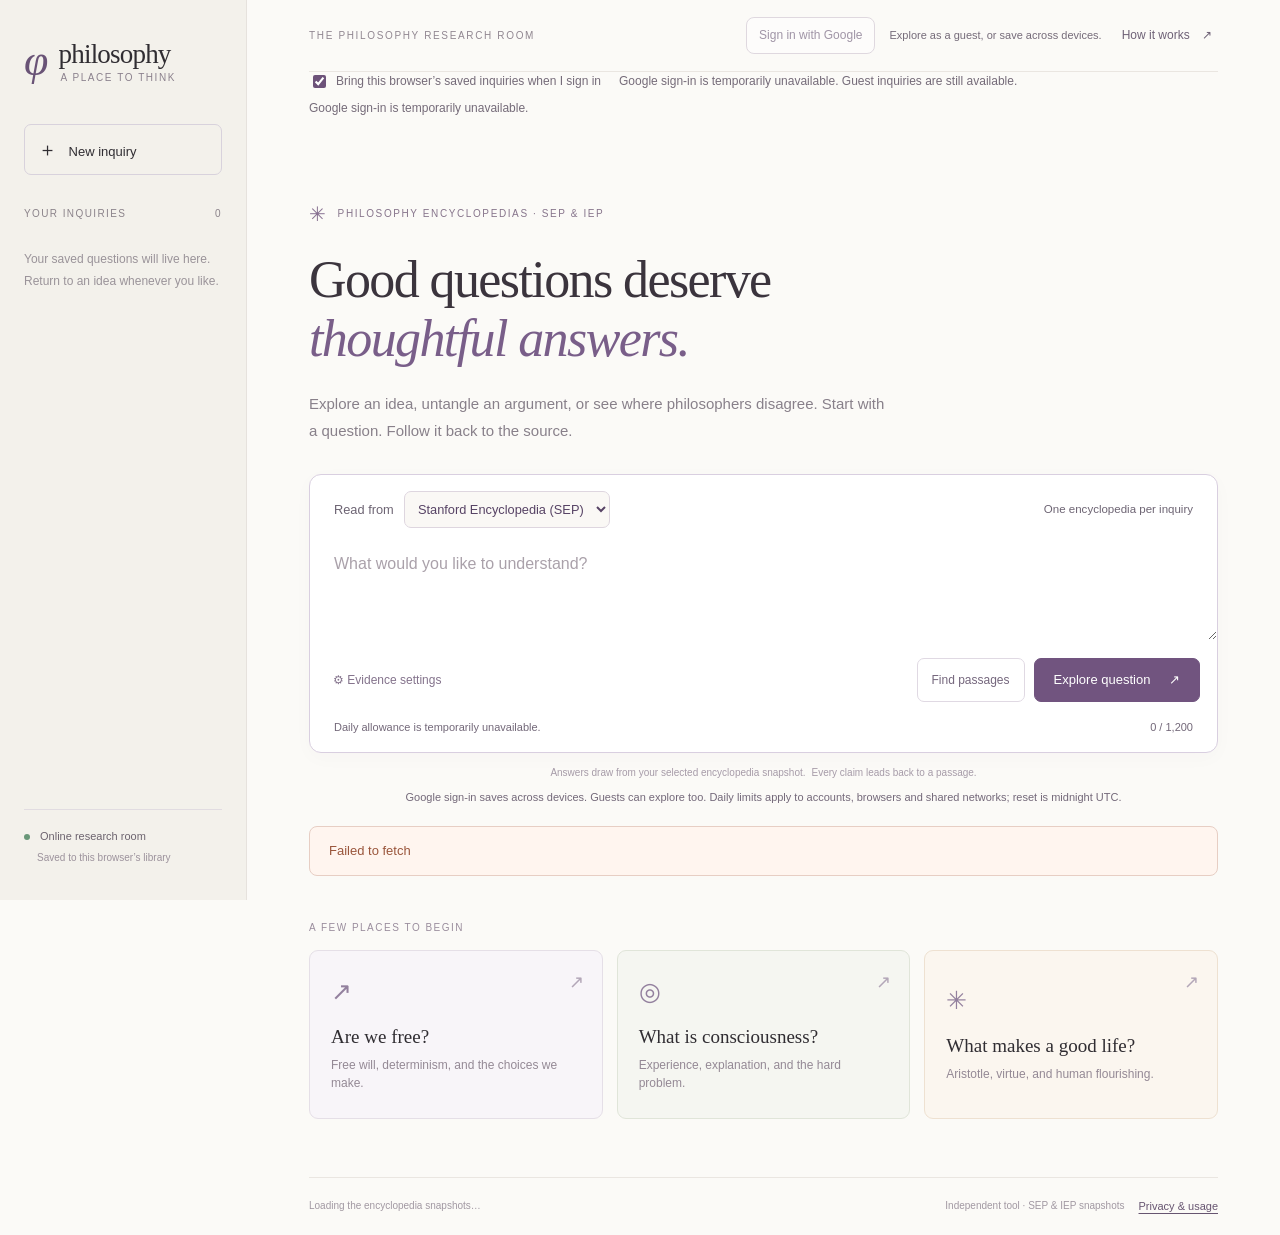
<file: index.html>
<!doctype html>
<html lang="en">
<head><meta charset="utf-8"><meta name="viewport" content="width=device-width,initial-scale=1"><meta name="description" content="Explore philosophy with source-grounded answers and exact passages from the Stanford and Internet Encyclopedias of Philosophy."><meta http-equiv="Content-Security-Policy" content="default-src &#39;self&#39;; script-src &#39;self&#39;; style-src &#39;self&#39;; connect-src &#39;self&#39; https://philosophy-api-production.up.railway.app https://zajrrynbnitxwxytkpmw.supabase.co; img-src &#39;self&#39; data:; object-src &#39;none&#39;; base-uri &#39;self&#39;; form-action &#39;self&#39;; upgrade-insecure-requests"><meta name="referrer" content="strict-origin-when-cross-origin"><link rel="icon" href="./favicon.svg?v=07c00e713dd8"><link rel="stylesheet" href="./launch.css?v=9c3ef585e65c"><title>Philosophy — grounded in SEP &amp; IEP</title><link rel="stylesheet" href="./styles.css?v=8264538767d1"><script src="./config.js?v=1afbfc3e20f3"></script><script src="./supabase-auth.js?v=ce7e83c2a8ec" defer></script><script src="./auth.js?v=36dcd0a5bcd1" defer></script><script src="./app.js?v=050acbb4b819" defer></script><script src="./launch.js?v=4c7cbb962219" defer></script></head>
<body>
<aside class="sidebar" aria-label="Research library">
  <a class="brand" href="./" aria-label="Philosophy home"><span class="brand-mark">φ</span><span>philosophy<span class="brand-sub">a place to think</span></span></a>
  <button id="new-research" class="new-button"><span>＋</span> New inquiry</button>
  <button id="library-toggle" class="mobile-library" aria-label="Show saved inquiries" aria-expanded="false">☰</button>
  <div class="library-label">YOUR INQUIRIES <span id="library-count">0</span></div>
  <nav id="library" aria-label="Saved inquiries"><p class="library-empty">Your saved questions will live here.<br>Return to an idea whenever you like.</p></nav>
  <div class="sidebar-foot"><span class="live-dot"></span> Online research room<span id="library-location" class="foot-note">Saved to this browser’s library</span></div>
</aside>
<main>
  <header class="topbar"><span>THE PHILOSOPHY RESEARCH ROOM</span><div class="topbar-actions"><button id="google-signin" type="button" disabled>Sign in with Google</button><span id="account-label" class="account-label">Checking sign-in…</span><button id="signout" type="button" hidden>Sign out</button><button id="about-button">How it works <span>↗</span></button></div></header>
  <div class="auth-note"><label id="claim-library-row"><input type="checkbox" id="claim-library" checked> Bring this browser’s saved inquiries when I sign in</label><span id="auth-message" role="status" aria-live="polite"></span><span id="auth-disabled" hidden>Google sign-in is temporarily unavailable.</span></div><section id="welcome" class="welcome">
    <div class="eyebrow"><span class="tiny-star">✳</span> PHILOSOPHY ENCYCLOPEDIAS · SEP & IEP</div>
    <h1>Good questions deserve<br><em>thoughtful answers.</em></h1>
    <p class="intro">Explore an idea, untangle an argument, or see where philosophers disagree. Start with a question. Follow it back to the source.</p>
  </section>
  <section class="composer" aria-label="Ask a philosophy question">
    <form id="ask-form"><div class="corpus-control"><label for="corpus-selection">Read from <select id="corpus-selection"><option value="SEP">Stanford Encyclopedia (SEP)</option><option value="IEP">Internet Encyclopedia (IEP)</option></select></label><span>One encyclopedia per inquiry</span></div>
      <label for="question" class="sr-only">Your philosophy question</label><textarea id="question" placeholder="What would you like to understand?" maxlength="1200" aria-describedby="allowance question-count" rows="3" required></textarea>
      <div class="composer-bottom"><button type="button" id="settings-button" class="quiet-button" aria-expanded="false">⚙ Evidence settings</button><div class="submit-actions"><button type="button" id="search-button" class="search-button">Find passages</button><button type="submit" id="research-button" class="primary">Explore question <span>↗</span></button></div></div>
      <div id="settings" class="settings" hidden>
        <label>Passages to retrieve<input id="rag-count" type="number" min="1" max="30" value="20"></label>
        <label>Evidence for the answer<select id="selection"><option value="perfect">Perfectly relevant only</option><option value="very" selected>+ Very relevant</option><option value="relevant">+ Relevant</option><option value="number">Custom passage count</option></select></label>
        <label id="answer-count-label" hidden>Passages for the answer<input id="answer-count" type="number" min="1" max="10" value="10"></label>
        <input id="model" type="hidden" value="gpt-6.1-sol">
        <input id="effort" type="hidden" value="low">
        <p>Choose how closely the passages should match your question. Answers use up to 10 whole passages. Wider searches may take longer.</p>
      </div>
    <div class="honeypot" aria-hidden="true"><label>Website<input id="website-check" name="website" tabindex="-1" autocomplete="off"></label></div><div class="allowance-row"><span id="allowance" role="status" aria-live="polite">Checking today’s allowance…</span><span id="question-count">0 / 1,200</span></div></form>
    <p class="composer-note">Answers draw from your selected encyclopedia snapshot. <span>Every claim leads back to a passage.</span></p>
  <p class="allowance-hint">Google sign-in saves across devices. Guests can explore too. Daily limits apply to accounts, browsers and shared networks; reset is midnight UTC.</p></section>
  <div id="alert" role="alert" hidden></div>
  <section id="suggestions" class="suggestions"><div class="section-kicker">A FEW PLACES TO BEGIN</div><div class="suggestion-grid">
    <button data-question="What is the difference between compatibilism and libertarianism about free will?"><span class="suggestion-icon">↗</span><strong>Are we free?</strong><span>Free will, determinism, and the choices we make.</span><span class="suggestion-arrow">↗</span></button>
    <button data-question="What is the hard problem of consciousness, and why is it different from explaining cognitive functions?"><span class="suggestion-icon">◎</span><strong>What is consciousness?</strong><span>Experience, explanation, and the hard problem.</span><span class="suggestion-arrow">↗</span></button>
    <button data-question="How does Aristotle understand eudaimonia and its relationship to virtue?"><span class="suggestion-icon">✳</span><strong>What makes a good life?</strong><span>Aristotle, virtue, and human flourishing.</span><span class="suggestion-arrow">↗</span></button>
  </div></section>
  <section id="research" hidden aria-label="Research results">
    <div id="progress" class="progress" aria-live="polite"></div>
    <div class="result-heading"><h2 id="result-question"></h2><div class="result-actions"><button id="copy-button" class="quiet-button" hidden>Copy answer</button><button id="download-answer" class="quiet-button" hidden>Save Markdown</button></div></div>
    <div id="result-meta" class="result-meta"></div>
    <div class="tabs" role="tablist" aria-label="Research views"><button id="answer-tab" role="tab" aria-selected="true">Answer</button><button id="passages-tab" role="tab" aria-selected="false">Passages <span id="passage-count"></span></button><button id="method-tab" role="tab" aria-selected="false">Research trail</button></div>
    <div id="answer-view" class="answer-layout"><article id="answer" class="prose" aria-label="Research answer"></article><aside id="sources" class="source-rail" aria-label="Sources used"></aside></div>
    <section id="passages-view" hidden><div class="passage-controls"><label for="rating-filter">Show</label><select id="rating-filter"><option value="all">All retrieved passages</option><option value="selected">Used for the answer</option><option value="4">Perfectly relevant</option><option value="3">Very relevant</option><option value="2">Relevant</option><option value="1">A little relevant</option><option value="0">Not relevant</option></select><span id="passage-summary"></span></div><div id="passages"></div></section>
    <section id="method-view" class="method-view" hidden></section>
  </section>
  <footer><span id="corpus-count">Loading the encyclopedia snapshots…</span><span class="footer-links"><span>Independent tool · SEP & IEP snapshots</span><button id="privacy-button" type="button">Privacy &amp; usage</button></span></footer>
</main>
<dialog id="source-dialog"><div class="dialog-top"><span>READ THE SOURCE</span><button id="close-source" aria-label="Close source">×</button></div><div id="source-content"></div></dialog>
<dialog id="about-dialog"><div class="dialog-top"><span>A QUESTION, WITH A TRACEABLE ANSWER</span><button id="close-about" aria-label="Close explanation">×</button></div><h2>From question to understanding.</h2><ol class="about-steps"><li><strong>Find the passages.</strong><p>Your question is compared with the selected encyclopedia’s passage embeddings.</p></li><li><strong>Check relevance.</strong><p>Jev rates each passage against your exact question, from Not relevant to Perfectly relevant.</p></li><li><strong>Choose the evidence.</strong><p>Your rating threshold or custom count decides which passages reach the answer model.</p></li><li><strong>Read, then verify.</strong><p>The answer cites individual passages. Open a citation to read the saved passage, nearby context, and its original encyclopedia link.</p></li></ol><p class="about-note">Find passages stops after retrieval. Explore question also runs Jev and the answer model. Questions and research trails are saved online in your browser’s private library. This is an independent tool, not an official SEP or IEP service.</p></dialog>
<dialog id="privacy-dialog" aria-labelledby="privacy-title"><div class="dialog-top"><span>PRIVACY &amp; FAIR USE</span><button id="close-privacy" aria-label="Close privacy information">×</button></div><div class="privacy-copy"><h2 id="privacy-title">Your library, your choice.</h2><h3>Your inquiry library</h3><p>Questions, evidence and answers are saved online for this browser’s random library identifier. Anyone using this browser can view its library. Clearing browser storage loses access to that library; it does not erase the saved server records. Google sign-in uses your basic profile and email through Supabase; it does not request access to Gmail or Drive. Signed-in inquiries are saved to your account across devices. If you choose to bring this browser’s library, it becomes accessible only to that account. Signing out hides account inquiries and restores the guest library; daily usage is preserved when linking. Avoid sharing sensitive personal information in questions.</p><h3>Keeping the room available</h3><p>Daily limits apply to your account or browser, your shared network and the whole room. The app stores daily protected network fingerprints and usage counts to enforce these limits, rather than full IP addresses. Network changes and privacy tools may affect your allowance. Failed or interrupted research can still consume an allowance because processing may already have started. Reopening a completed saved inquiry does not spend another allowance.</p><h3>Processing and sources</h3><p>Railway runs the service and Supabase stores the inquiry library. Answer requests send your question and selected encyclopedia passages to Jev for relevance checks and to OpenAI for synthesis. Hosting and processing providers may retain their standard security and operational logs. Passage-only searches skip both answer services.</p><p>AI answers can be incomplete or mistaken. Verify important claims with the linked original entries. This independent tool uses historical SEP and IEP snapshots and is not an official encyclopedia service.</p><p><a href="./privacy.html">Full privacy information</a> · <a href="./terms.html">Terms of use</a></p></div></dialog></body></html>
</file>
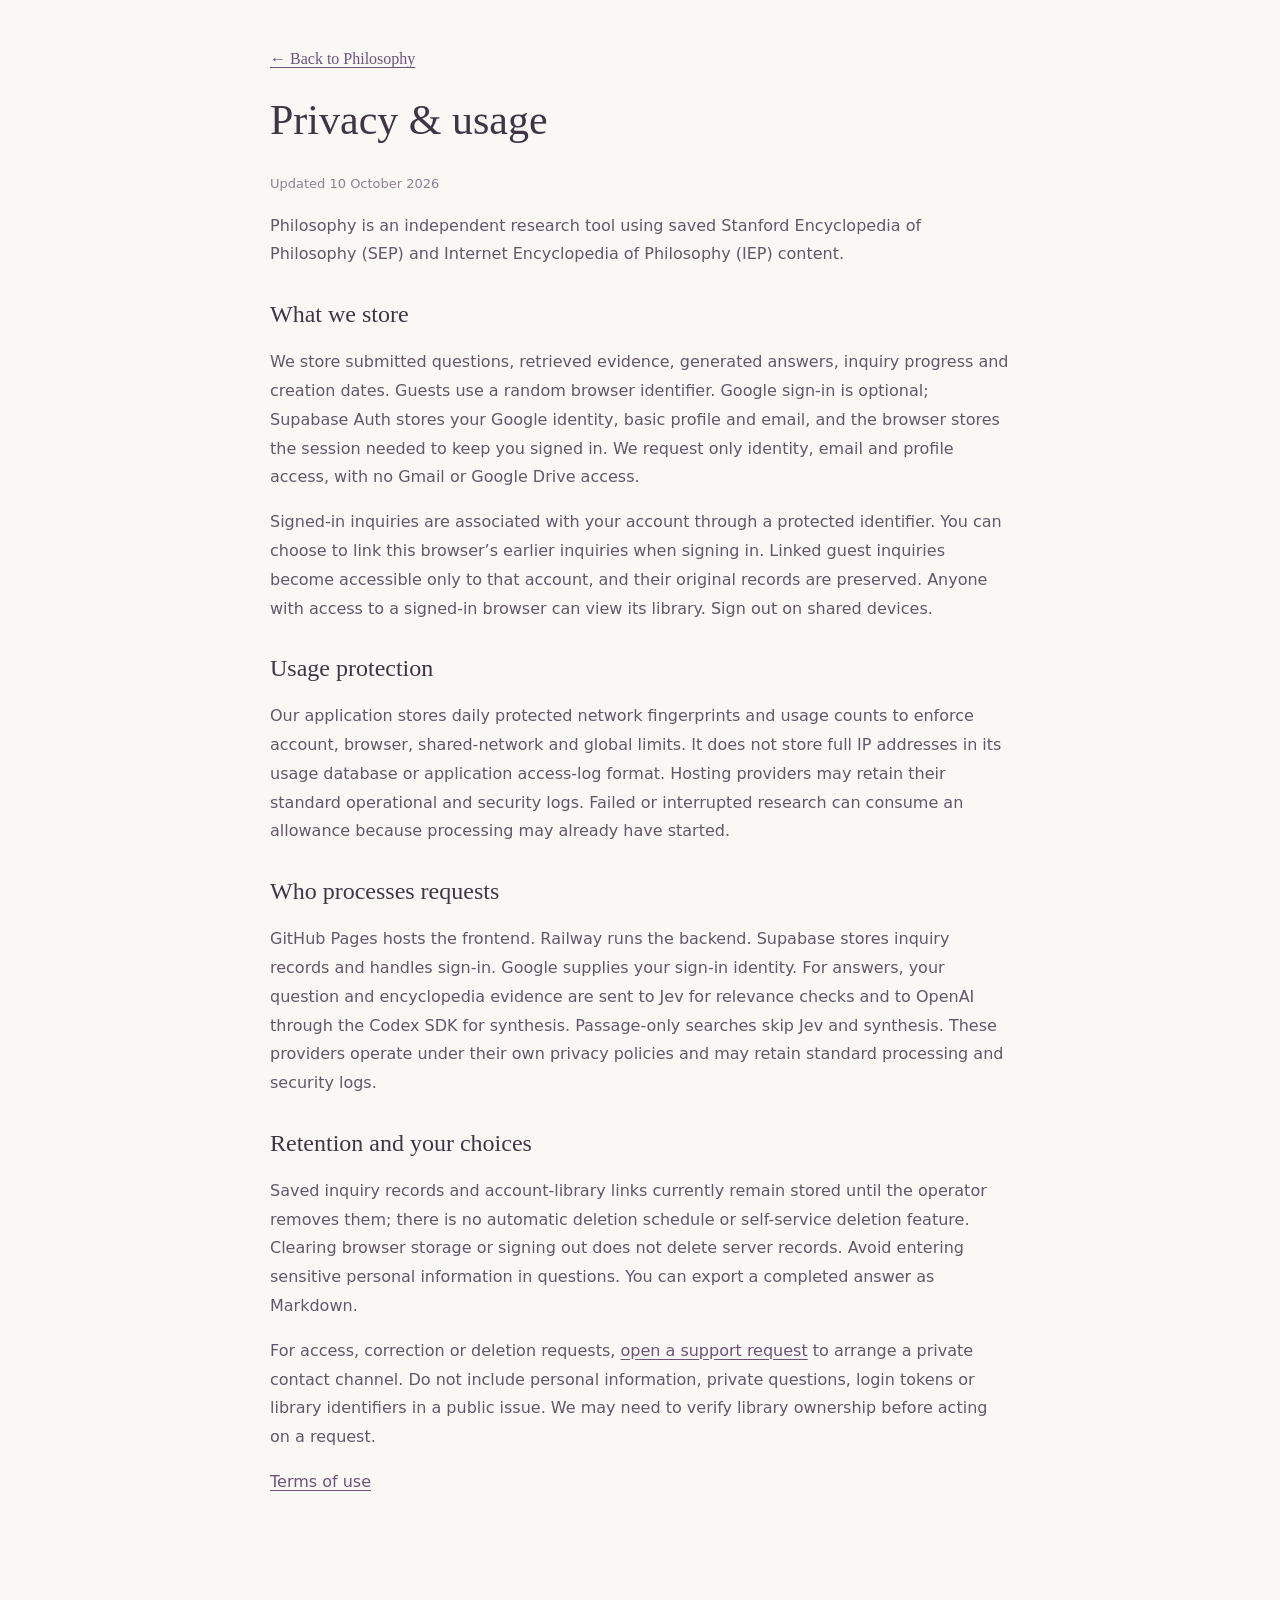
<file: privacy.html>
<!doctype html>
<html lang="en"><head><meta charset="utf-8"><meta name="viewport" content="width=device-width,initial-scale=1"><title>Privacy · Philosophy</title><meta name="referrer" content="strict-origin-when-cross-origin"><link rel="stylesheet" href="./legal.css"><link rel="icon" href="./favicon.svg"></head><body><main><a href="./">← Back to Philosophy</a><h1>Privacy &amp; usage</h1><p class="date">Updated 10 October 2026</p><p>Philosophy is an independent research tool using saved Stanford Encyclopedia of Philosophy (SEP) and Internet Encyclopedia of Philosophy (IEP) content.</p><h2>What we store</h2><p>We store submitted questions, retrieved evidence, generated answers, inquiry progress and creation dates. Guests use a random browser identifier. Google sign-in is optional; Supabase Auth stores your Google identity, basic profile and email, and the browser stores the session needed to keep you signed in. We request only identity, email and profile access, with no Gmail or Google Drive access.</p><p>Signed-in inquiries are associated with your account through a protected identifier. You can choose to link this browser’s earlier inquiries when signing in. Linked guest inquiries become accessible only to that account, and their original records are preserved. Anyone with access to a signed-in browser can view its library. Sign out on shared devices.</p><h2>Usage protection</h2><p>Our application stores daily protected network fingerprints and usage counts to enforce account, browser, shared-network and global limits. It does not store full IP addresses in its usage database or application access-log format. Hosting providers may retain their standard operational and security logs. Failed or interrupted research can consume an allowance because processing may already have started.</p><h2>Who processes requests</h2><p>GitHub Pages hosts the frontend. Railway runs the backend. Supabase stores inquiry records and handles sign-in. Google supplies your sign-in identity. For answers, your question and encyclopedia evidence are sent to Jev for relevance checks and to OpenAI through the Codex SDK for synthesis. Passage-only searches skip Jev and synthesis. These providers operate under their own privacy policies and may retain standard processing and security logs.</p><h2>Retention and your choices</h2><p>Saved inquiry records and account-library links currently remain stored until the operator removes them; there is no automatic deletion schedule or self-service deletion feature. Clearing browser storage or signing out does not delete server records. Avoid entering sensitive personal information in questions. You can export a completed answer as Markdown.</p><p>For access, correction or deletion requests, <a href="https://github.com/tiagovasc/philosophy-rag-site/issues">open a support request</a> to arrange a private contact channel. Do not include personal information, private questions, login tokens or library identifiers in a public issue. We may need to verify library ownership before acting on a request.</p><p><a href="./terms.html">Terms of use</a></p></main></body></html>
</file>
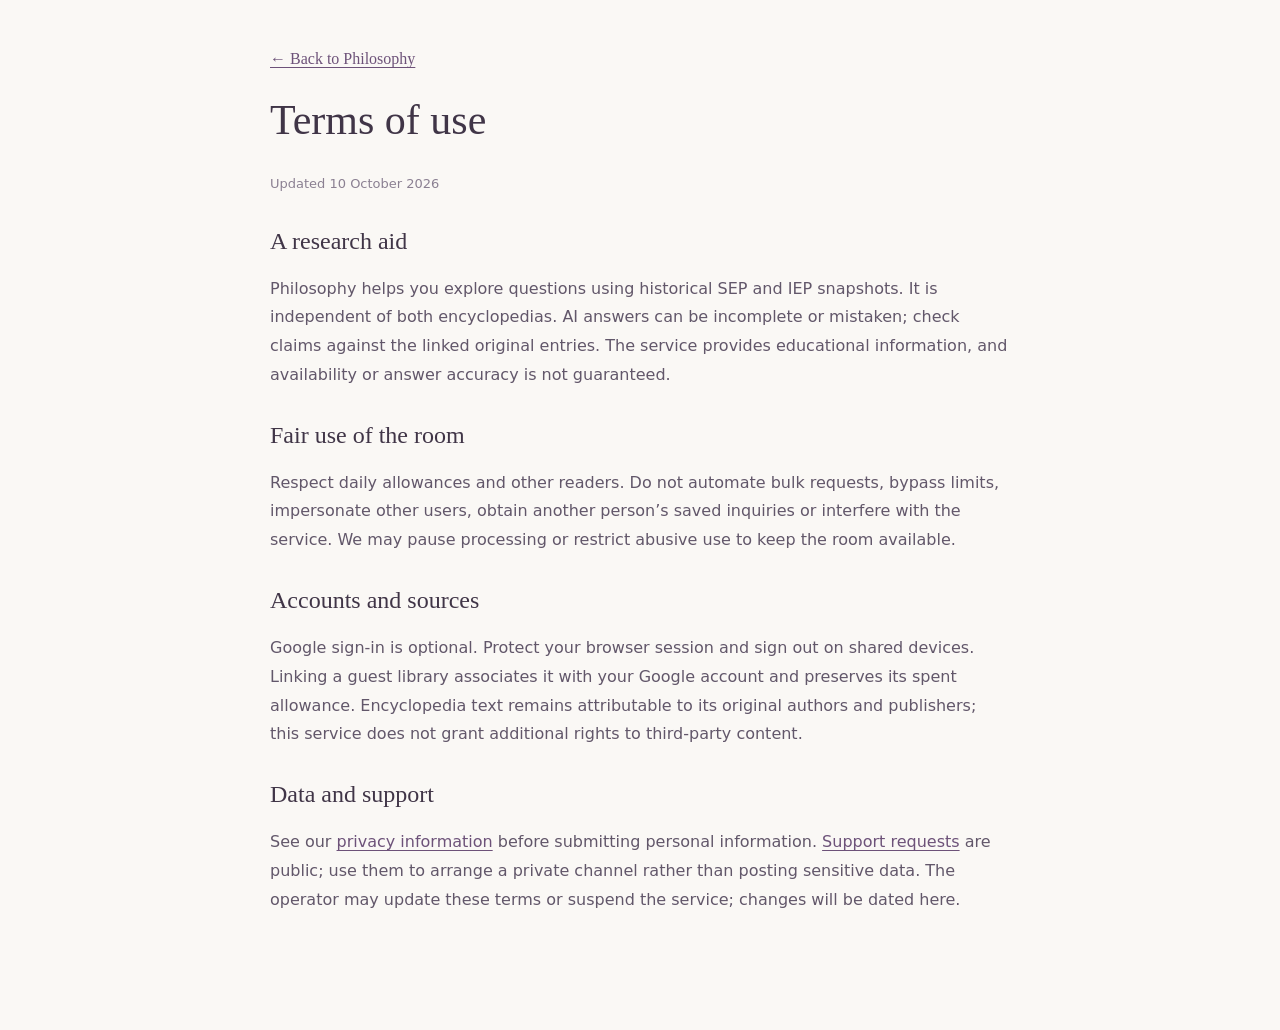
<file: terms.html>
<!doctype html>
<html lang="en"><head><meta charset="utf-8"><meta name="viewport" content="width=device-width,initial-scale=1"><title>Terms · Philosophy</title><link rel="stylesheet" href="./legal.css"><link rel="icon" href="./favicon.svg"></head><body><main><a href="./">← Back to Philosophy</a><h1>Terms of use</h1><p class="date">Updated 10 October 2026</p><h2>A research aid</h2><p>Philosophy helps you explore questions using historical SEP and IEP snapshots. It is independent of both encyclopedias. AI answers can be incomplete or mistaken; check claims against the linked original entries. The service provides educational information, and availability or answer accuracy is not guaranteed.</p><h2>Fair use of the room</h2><p>Respect daily allowances and other readers. Do not automate bulk requests, bypass limits, impersonate other users, obtain another person’s saved inquiries or interfere with the service. We may pause processing or restrict abusive use to keep the room available.</p><h2>Accounts and sources</h2><p>Google sign-in is optional. Protect your browser session and sign out on shared devices. Linking a guest library associates it with your Google account and preserves its spent allowance. Encyclopedia text remains attributable to its original authors and publishers; this service does not grant additional rights to third-party content.</p><h2>Data and support</h2><p>See our <a href="./privacy.html">privacy information</a> before submitting personal information. <a href="https://github.com/tiagovasc/philosophy-rag-site/issues">Support requests</a> are public; use them to arrange a private channel rather than posting sensitive data. The operator may update these terms or suspend the service; changes will be dated here.</p></main></body></html>
</file>
<file: launch.css>
/* Launch polish preserves the existing paper-and-plum design. */
:root{color-scheme:light}
body{color:#514558}
button,input,select,textarea,a{outline-offset:4px}
button:focus-visible,a:focus-visible,input:focus-visible,select:focus-visible,textarea:focus-visible{outline:2px solid #71547f}
button:disabled{opacity:.6;cursor:not-allowed}
button[aria-busy="true"]{cursor:progress}
.brand-sub,.library-label,.sidebar-foot,.foot-note,.eyebrow,.section-kicker,.composer-note,.result-meta,.author-line,footer{color:#736879}
.intro{color:#746a79;max-width:580px}
.welcome{padding-top:52px}
.composer textarea{font-size:16px;line-height:1.6;min-height:112px}
.allowance-row{display:flex;gap:12px;justify-content:space-between;align-items:center;padding:0 24px 16px;color:#736879;font-size:11px}
.allowance-row span:last-child{white-space:nowrap}
.allowance-hint{font-size:11px;line-height:1.6;color:#736879;margin:8px 0;text-align:center}
.settings{grid-template-columns:repeat(3,minmax(0,1fr))}
.settings label,.settings p{color:#6d5e76}
.suggestion-grid button>span:not(.suggestion-icon):not(.suggestion-arrow){color:#736879;line-height:1.5}
.suggestion-grid button{transition:transform .15s,border-color .15s}
.suggestion-grid button:hover{transform:translateY(-2px);border-color:#baa7c4}
.tabs button{color:#75647e}
.prose{font-size:16px;line-height:1.85;color:#514558}
.prose blockquote{border-left:3px solid #c6b4cf;margin-left:0;padding-left:20px;color:#65526f}
.result-actions{display:flex;gap:10px;flex-wrap:wrap;align-items:center}
.result-actions .quiet-button{font-size:12px}
.passage-text{color:#65576e}
.passage-card-top{color:#76637f;line-height:1.5}
.source-card span,.context-label,.about-steps p,.about-note{color:#76637f}
.source-context{color:#786c7d}
.rating-pill{display:inline-block;margin-top:2px}
.source-rail{position:sticky;top:24px;align-self:start}
.privacy-copy{font-size:14px;line-height:1.8;color:#65576e}
.privacy-copy h3{font:20px Georgia,serif;color:#514558}
.footer-links{display:flex;gap:14px;align-items:center}
.footer-links button{padding:0;border:0;background:none;color:#675571;font-size:11px;text-decoration:underline;text-underline-offset:3px}
.honeypot{position:absolute;left:-10000px;width:1px;height:1px;overflow:hidden}
@media(max-width:760px){.welcome{padding-top:30px}.composer textarea{font-size:16px;padding:18px 16px}.allowance-row{padding:0 16px 14px;font-size:10px;align-items:start}.allowance-hint{font-size:10px}.settings{grid-template-columns:1fr}.source-rail{position:static}.result-actions{gap:3px}.result-heading{flex-wrap:wrap}.result-heading h2{margin-bottom:4px}.prose{font-size:15px}.composer-note{line-height:1.7}.primary,.search-button{min-height:42px}.sidebar.mobile-open nav{max-height:320px}}
@media(prefers-reduced-motion:reduce){*{scroll-behavior:auto!important;transition:none!important}}
/* Optional account controls share the quiet, paper-like research-room style. */
.topbar.topbar{height:auto;min-height:72px;padding:14px 0;box-sizing:border-box}
.topbar-actions{display:flex;align-items:center;justify-content:flex-end;gap:14px;flex-wrap:wrap}
.topbar #google-signin{border:1px solid #c9becd;border-radius:8px;padding:8px 12px;background:#fff;color:#574365;font-size:12px;white-space:nowrap}
.account-label{color:#756b79;font-size:11px;letter-spacing:0;max-width:240px;overflow-wrap:anywhere}
.auth-note{margin:0 0 20px;color:#756b79;font-size:12px;display:flex;flex-wrap:wrap;gap:8px 18px;align-items:center}
.auth-note label{display:flex;align-items:center;gap:7px}.auth-note input{accent-color:#6d5279}
#auth-message:empty{display:none}.topbar button:disabled{opacity:.55;cursor:wait}
@media(max-width:650px){.topbar{align-items:flex-start;gap:12px;flex-direction:column}.topbar-actions{justify-content:flex-start;gap:8px 12px}.account-label{max-width:260px}.auth-note{font-size:11px;line-height:1.6;margin-bottom:14px}.topbar #google-signin{font-size:11px}}
</file>
<file: styles.css>
@font-face{font-family:ResearchSerif;src:local('Georgia')}*{box-sizing:border-box}body{margin:0;color:#302d32;background:#fbfaf7;font:15px/1.55 'Segoe UI',Arial,sans-serif}button,input,select,textarea{font:inherit}button,a,input,textarea,select{-webkit-tap-highlight-color:transparent}button{cursor:pointer}button:disabled{opacity:.55;cursor:wait}button:focus-visible,a:focus-visible,input:focus-visible,select:focus-visible,textarea:focus-visible{outline:3px solid #b398c1;outline-offset:4px}a{color:inherit}button{color:inherit}[hidden]{display:none!important}.sidebar{width:247px;position:fixed;inset:0 auto 0 0;border-right:1px solid #e6e2dd;padding:35px 24px;background:#f3f1eb;display:flex;flex-direction:column}.brand{display:flex;align-items:center;gap:11px;text-decoration:none;font:27px Georgia,serif;letter-spacing:-.8px}.brand-mark{font:italic 44px Georgia;color:#695376}.brand-sub{display:block;font:10px 'Segoe UI',sans-serif;text-transform:uppercase;letter-spacing:1.55px;color:#8b818d;margin:2px 0 0 2px}.new-button{border:1px solid #d8d2dc;border-radius:7px;background:transparent;text-align:left;padding:10px 13px;margin-top:38px;font-size:13px}.new-button span{margin-right:8px;font-size:19px}.library-label{font-size:10px;letter-spacing:1.4px;color:#8b838a;margin:31px 0 15px;display:flex;justify-content:space-between}.library-empty{color:#9a9399;font-size:12px;line-height:1.8}.sidebar nav{overflow:auto;flex:1}.library-item{border:0;background:transparent;text-align:left;display:block;width:100%;border-radius:6px;padding:10px 8px;margin-bottom:4px;font-size:12px;line-height:1.5}.library-item:hover,.library-item.active{background:#e9e3ec;color:#654d74}.library-item small{display:block;color:#91848f;font-size:10px;margin-top:4px}.sidebar-foot{font-size:11px;color:#6c636e;border-top:1px solid #e1dce1;padding-top:18px;margin-top:20px}.live-dot{display:inline-block;width:6px;height:6px;border-radius:50%;background:#699778;margin-right:7px}.foot-note{display:block;color:#9c929c;margin:4px 0 0 13px;font-size:10px}main{margin-left:247px;padding:0 62px;max-width:1600px}.topbar{height:83px;display:flex;justify-content:space-between;align-items:center;border-bottom:1px solid #eae6e1;color:#918791;font-size:10px;letter-spacing:1.65px}.topbar button{background:transparent;border:0;color:#6e6176;font-size:12px;letter-spacing:0}.topbar button span{margin-left:9px}.welcome{padding-top:61px;max-width:830px}.eyebrow{font-size:10px;letter-spacing:1.6px;color:#86748b;display:flex;gap:10px;align-items:center}.tiny-star{font-size:20px;color:#877091}h1{font:52px/1.14 Georgia,serif;letter-spacing:-1.6px;margin:20px 0 22px;font-weight:400;color:#3b343d}h1 em{color:#795e89;font-weight:400}.intro{font-size:15px;color:#88808a;max-width:580px;line-height:1.8;margin-bottom:30px}.composer{max-width:1060px}.composer form{border:1px solid #d9cfe0;border-radius:12px;background:#fff;box-shadow:0 5px 20px #44394d06;overflow:hidden}textarea{resize:vertical;border:0;width:100%;background:transparent;padding:23px 24px 10px;outline-offset:-4px!important;min-height:96px;font-size:16px;color:#423646}textarea::placeholder{color:#aaa1aa}.composer-bottom{display:flex;justify-content:space-between;gap:12px;align-items:center;padding:12px 17px 17px}.quiet-button{border:0;background:transparent;font-size:12px;color:#84738c;padding:6px}.submit-actions{display:flex;gap:9px}.primary{border:1px solid #71547f;background:#71547f;color:#fff;padding:11px 19px;border-radius:7px;font-size:13px;white-space:nowrap}.primary:hover{background:#5c416a}.primary span{margin-left:15px}.search-button{border:1px solid #e0d9e3;border-radius:7px;background:#fff;font-size:12px;padding:10px 14px;color:#75677d}.composer-note{display:flex;gap:6px;justify-content:center;font-size:10px;color:#a69ba8;margin:12px 0 0}.settings{border-top:1px solid #e9e3ed;padding:19px 23px;display:grid;grid-template-columns:repeat(3,1fr);gap:17px;background:#faf8fb}.settings label{font-size:11px;color:#7b6b83;display:flex;flex-direction:column;gap:6px}.settings input,.settings select{border:1px solid #ddd5e2;background:white;border-radius:5px;padding:8px;color:#514657;min-width:0;width:100%;font-size:12px}.settings p{grid-column:1/-1;font-size:11px;color:#94839a;margin:0}.suggestions{margin:44px 0 58px;max-width:1060px}.section-kicker{font-size:10px;letter-spacing:1.5px;color:#9a8d9d;margin-bottom:14px}.suggestion-grid{display:grid;grid-template-columns:repeat(3,1fr);gap:14px}.suggestion-grid button{position:relative;padding:21px 21px 26px;text-align:left;border:1px solid #e5dfe7;border-radius:9px;background:#f8f5f9;min-height:166px}.suggestion-grid button:nth-child(2){background:#f5f6f1;border-color:#e0e5d9}.suggestion-grid button:nth-child(3){background:#fbf6ef;border-color:#eee1d1}.suggestion-icon{display:block;font-size:25px;color:#93809e;margin-bottom:15px}.suggestion-grid strong{font:19px Georgia,serif;display:block;font-weight:400;margin-bottom:8px}.suggestion-grid button>span:not(.suggestion-icon):not(.suggestion-arrow){color:#948995;font-size:12px;display:block;max-width:230px}.suggestion-arrow{position:absolute;right:18px;top:18px;color:#b3a7b8;font-size:18px}footer{border-top:1px solid #eae6e1;display:flex;justify-content:space-between;gap:10px;font-size:10px;color:#a198a2;padding:20px 0;margin-top:35px}.sr-only{position:absolute;width:1px;height:1px;overflow:hidden;clip:rect(0,0,0,0)}#alert{padding:14px 19px;border:1px solid #e7cec4;background:#fff5ef;border-radius:8px;margin:20px 0;font-size:13px;color:#9a563c}.progress{display:flex;gap:7px;margin:27px 0 20px;flex-wrap:wrap}.progress span{font-size:10px;border:1px solid #e6dfe9;border-radius:20px;padding:7px 12px;color:#a398a7}.progress span.done{color:#627963;background:#f0f4ee;border-color:#dce5d8}.progress span.current{color:#705280;background:#f2edf5;border-color:#d7c6e1}.progress .stage{flex-basis:100%;border:0;padding:4px 0;font-size:12px;color:#948499}.result-heading{display:flex;gap:15px;justify-content:space-between;align-items:start}.result-heading h2{font:30px/1.3 Georgia,serif;font-weight:400;max-width:780px;margin:0 0 12px}.result-meta{font-size:11px;color:#96879d;margin-bottom:21px}.tabs{display:flex;gap:24px;border-bottom:1px solid #e4dee7;margin-bottom:28px}.tabs button{border:0;border-bottom:2px solid transparent;background:none;padding:12px 0;color:#9b8ca3;font-size:13px}.tabs button[aria-selected=true]{color:#6f527c;border-bottom-color:#795889}.tabs button span{font-size:10px;background:#eee8f1;padding:2px 6px;border-radius:4px}.answer-layout{display:grid;grid-template-columns:minmax(0,1fr) 245px;gap:45px}.prose{font-size:15px;line-height:1.9;color:#534a57;padding-bottom:20px;max-width:760px}.prose p{margin-top:0;margin-bottom:18px}.prose h2,.prose h3{font:25px/1.4 Georgia,serif;font-weight:400;color:#4c3c53;margin:27px 0 12px}.prose h3{font-size:20px}.prose .waiting{padding:35px 0;color:#a395a9;font-style:italic}.prose li{margin-bottom:7px}.cite{background:#f0e9f4;border:0;border-radius:3px;padding:1px 5px;color:#745188;font-size:10px;margin:0 2px;vertical-align:super}.source-rail{border-left:1px solid #e7dfeb;padding-left:23px}.source-rail h3{font-size:10px;letter-spacing:1.5px;color:#9984a4;font-weight:400;margin:5px 0 17px}.source-card{display:block;background:none;border:0;border-bottom:1px solid #e9e2ed;padding:15px 0;text-align:left;width:100%}.source-card strong{font:16px/1.4 Georgia,serif;color:#685272;display:block;font-weight:400}.source-card span{display:block;font-size:10px;color:#a191a8;margin-top:5px}.source-card .source-number{font-size:10px;color:#9b80ac;margin-bottom:5px}.passage-controls{display:flex;gap:10px;align-items:center;font-size:11px;color:#938499;margin-bottom:18px}.passage-controls select{border:1px solid #ddd4e2;border-radius:5px;background:white;padding:7px;max-width:220px;color:#786481}.passage-controls span{margin-left:auto}.passage-card{background:white;border:1px solid #e5dce9;border-radius:9px;padding:21px 25px;margin:13px 0}.passage-card-top{display:flex;justify-content:space-between;gap:10px;font-size:10px;color:#a897ad}.passage-card h3{font:21px Georgia,serif;font-weight:400;margin:10px 0 4px;color:#685171}.author-line{font-size:11px;color:#a58fae}.passage-text{font-size:13px;line-height:1.85;color:#74697a;margin:14px 0;white-space:pre-wrap}.passage-card button{background:none;border:0;color:#8b6c9b;font-size:11px;padding:0}.rating-pill{border-radius:12px;background:#f0ebf5;padding:4px 9px;color:#80608f}.selected-pill{margin-left:6px;color:#567c5b;background:#edf3eb}.method-view{background:#f6f3f7;border:1px solid #e4dce8;padding:25px;border-radius:8px;font-size:13px;color:#807088}.method-view dl{display:grid;grid-template-columns:170px 1fr;gap:12px}.method-view dt{color:#a08bab}.method-view dd{margin:0}.method-view p{line-height:1.8}dialog{border:1px solid #e1d4e8;border-radius:12px;background:#fffcff;color:#58485f;width:750px;max-width:calc(100% - 30px);max-height:87vh;padding:28px 34px;box-shadow:0 20px 90px #3e2c4533}dialog::backdrop{background:#362a4059;backdrop-filter:blur(3px)}.dialog-top{display:flex;justify-content:space-between;align-items:center;font-size:10px;letter-spacing:1.5px;color:#a58baf;margin-bottom:22px}.dialog-top button{border:0;background:transparent;font-size:26px;color:#9b81a5}dialog h2{font:30px Georgia;font-weight:400;margin:18px 0 12px}dialog h3{font:18px Georgia;font-weight:400}.source-context{margin:20px 0;border-left:2px solid #e6ddec;padding:12px 18px;color:#9a8da1;font-size:13px;line-height:1.85;white-space:pre-wrap}.source-context.target{border-color:#9b7cac;background:#f5f0f8;color:#584560}.context-label{font-size:10px;text-transform:uppercase;letter-spacing:1px;color:#a58eb0;display:block;margin-bottom:9px}.external-link{display:inline-block;font-size:12px;color:#896399;margin-top:12px}.about-steps{padding-left:21px}.about-steps li{padding:10px 0 7px 7px;font-size:14px;color:#7d608a}.about-steps p{font-size:13px;color:#9c88a6;margin:7px 0}.about-note{font-size:12px;color:#9b89a2;border-top:1px solid #e7ddeb;padding-top:20px;margin-top:19px}@media(min-width:1600px){main{padding:0 90px}}@media(max-width:1100px){.sidebar{width:215px;padding:30px 20px}main{margin-left:215px;padding:0 32px}h1{font-size:43px}.answer-layout{grid-template-columns:1fr}.source-rail{border-left:0;padding-left:0;border-top:1px solid #e5deea;padding-top:15px}.source-card{display:inline-block;width:48%;vertical-align:top;padding-right:12px}}@media(max-width:760px){.sidebar{position:relative;width:100%;padding:18px 22px;flex-direction:row;align-items:center;justify-content:space-between;border-right:0;border-bottom:1px solid #e4dce7}.brand{font-size:23px}.brand-mark{font-size:34px}.brand-sub{font-size:8px}.new-button{margin:0;font-size:11px}.library-label,.sidebar nav,.sidebar-foot{display:none}main{margin-left:0;padding:0 22px}.topbar{height:59px;font-size:8px;letter-spacing:1px}.topbar button{font-size:10px}.welcome{padding-top:35px}.eyebrow{font-size:8px;letter-spacing:1px}h1{font-size:36px;letter-spacing:-1px;margin-top:14px}.intro{font-size:13px;margin-bottom:25px}.composer-bottom{flex-wrap:wrap;padding:12px}.submit-actions{margin-left:auto}.composer-note{display:block;text-align:center;font-size:9px}.settings{grid-template-columns:1fr 1fr;gap:13px;padding:16px}.suggestion-grid{grid-template-columns:1fr}.suggestion-grid button{min-height:125px;padding:19px 20px}.suggestion-icon{float:left;margin:0 17px 0 0}.suggestion-grid strong{margin-left:43px;font-size:18px}.suggestion-grid button>span:not(.suggestion-icon):not(.suggestion-arrow){margin-left:43px;max-width:none}.suggestions{margin:30px 0}.primary{font-size:11px;padding:10px 12px}.primary span{margin-left:6px}.search-button{font-size:10px;padding:9px}.quiet-button{font-size:10px}.result-heading h2{font-size:24px}.tabs{gap:20px}.tabs button{font-size:12px}.prose{font-size:14px}.passage-card{padding:18px}.passage-controls{flex-wrap:wrap}.method-view dl{grid-template-columns:1fr;gap:7px}.method-view dd{margin-bottom:12px}dialog{padding:22px}footer{font-size:8px;flex-wrap:wrap}.source-card{width:100%}}
.mobile-library{display:none}@media(max-width:760px){.sidebar{gap:8px;padding:16px}.mobile-library{display:block;border:1px solid #ddd2e3;background:transparent;border-radius:5px;padding:8px 11px;color:#796084}.sidebar.mobile-open{flex-wrap:wrap}.sidebar.mobile-open nav{display:block;flex-basis:100%;max-height:260px}.sidebar.mobile-open .library-label{display:flex;flex-basis:100%;margin:15px 0 0}.sidebar.mobile-open .library-item{margin-bottom:2px}}

.corpus-control{display:flex;align-items:center;justify-content:space-between;gap:1rem;margin-bottom:1rem;color:#6d6473;font-size:.8rem}.corpus-control label{display:flex;align-items:center;gap:.65rem}.corpus-control select{font:inherit;color:#574365;background:#faf8f5;border:1px solid #ded6df;border-radius:7px;padding:.55rem}.corpus-control>span{font-size:.72rem}@media(max-width:650px){.corpus-control{align-items:flex-start;flex-direction:column;gap:.4rem}.corpus-control select{max-width:230px}}
.corpus-control{padding:16px 24px 0;margin-bottom:0}@media(max-width:650px){.corpus-control{padding:14px 16px 0}}
</file>
<file: legal.css>
:root{color-scheme:light;font-family:Georgia,'Times New Roman',serif;color:#403547;background:#faf8f5}body{margin:0}main{max-width:740px;margin:50px auto;padding:0 25px 50px}h1{font-size:42px;font-weight:400}h2{font-size:24px;margin-top:32px;font-weight:400}p{font:16px/1.8 system-ui,sans-serif;color:#62576a}a{color:#6d5279;text-underline-offset:3px}.date{font-size:13px;color:#8b8092}@media(max-width:650px){main{margin-top:30px}h1{font-size:34px}}
</file>
